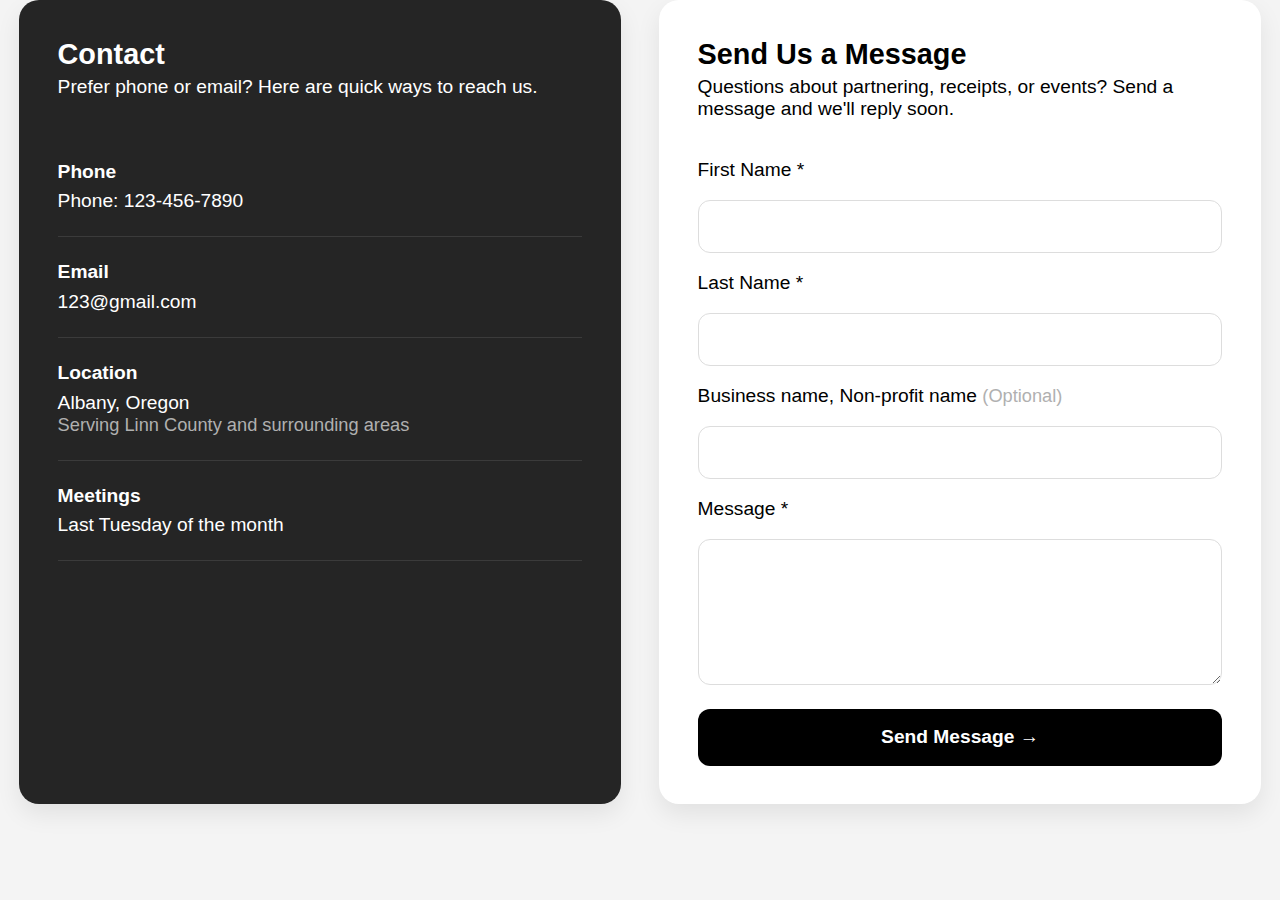
<file: contact.html>
<!DOCTYPE html>
<html lang="en">
<head>
    <meta charset="UTF-8">
    <meta name="viewport" content="width=device-width, initial-scale=1.0">
    <link rel="stylesheet" href="contact.css">
    <title>contact</title>
</head>
<body>
    <div id="hero">
    <!-- Contact section -->
    <section id="contact-section">
        <div class="grid-box">

            <!-- Contact Info -->
            <div id="contact-info-card">
                <h2>Contact</h2>
                <p class="contact-sub">Prefer phone or email? Here are quick ways to reach us.</p>

                <div class="contact-block">
                    <h4>Phone</h4>
                    <p>Phone: 123-456-7890</p>
                </div>

                <div class="contact-block">
                    <h4>Email</h4>
                    <p class="contact-primary">123@gmail.com</p>
                </div>

                <div class="contact-block">
                    <h4>Location</h4>
                    <p>Albany, Oregon</p>
                    <p class="contact-muted">Serving Linn County and surrounding areas</p>
                </div>

                <div class="contact-block">
                    <h4>Meetings</h4>
                    <p>Last Tuesday of the month</p>
                </div>
            </div>

            <!-- Contact Form -->
            <div id="contact-form-card">
                <h2>Send Us a Message</h2>
                <p>Questions about partnering, receipts, or events? Send a message and we'll reply soon.</p>

                <form id="contact-form" method="POST" autocomplete="off">
                    <div class="form-group">
                        <label for="first-name">First Name *</label>
                        <input id="first-name" name="first-name" type="text" required>
                    </div>

                    <div class="form-group">
                        <label for="last-name">Last Name *</label>
                        <input id="last-name" name="last-name" type="text" required>
                    </div>

                    <div class="form-group">
                        <label for="company">Business name, Non-profit name <span class="contact-muted">(Optional)</span></label>
                        <input id="company" name="company" type="text">
                    </div>

                    <div class="form-group">
                        <label for="message">Message *</label>
                        <textarea id="message" name="message" rows="5" required></textarea>
                    </div>

                    <button id="form-submit-button" type="submit">
                        Send Message →
                    </button>
                </form>
            </div>

        </div>
    </section>
    </div>
</body>
</html>
</file>
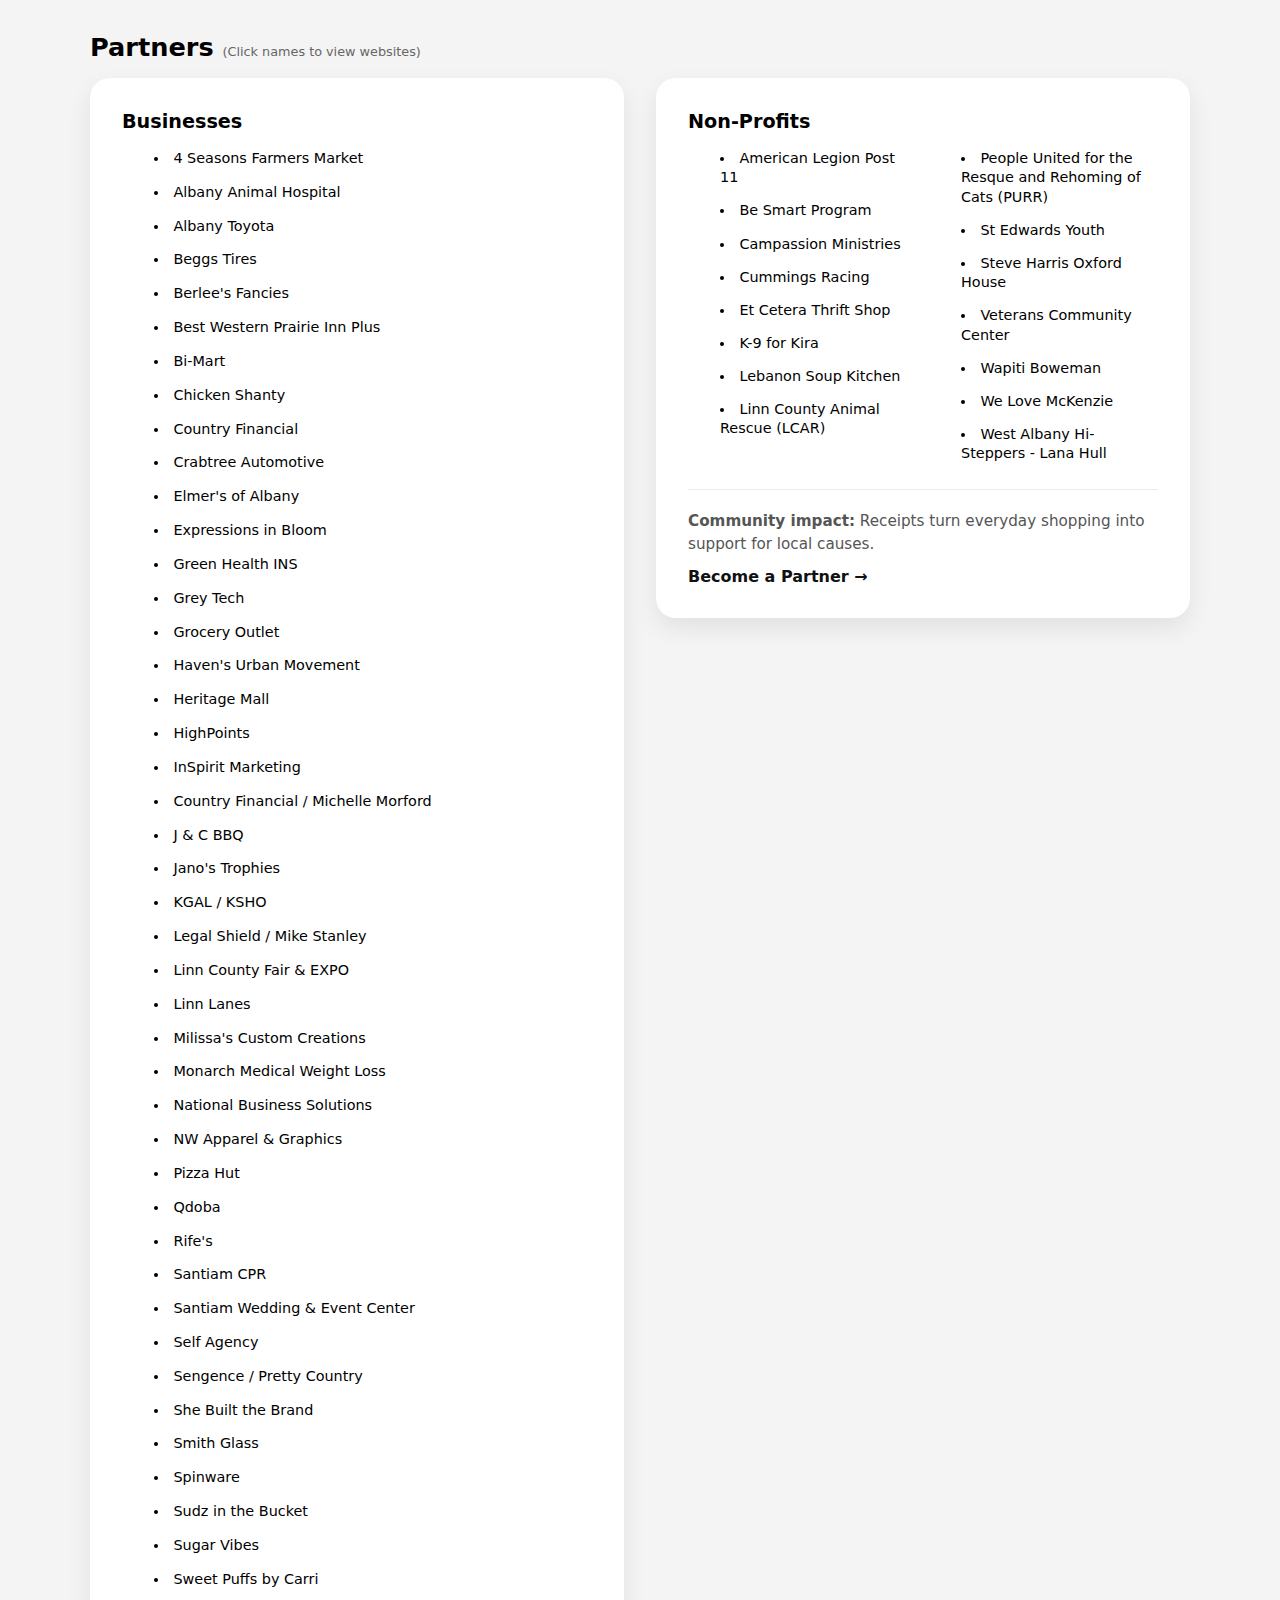
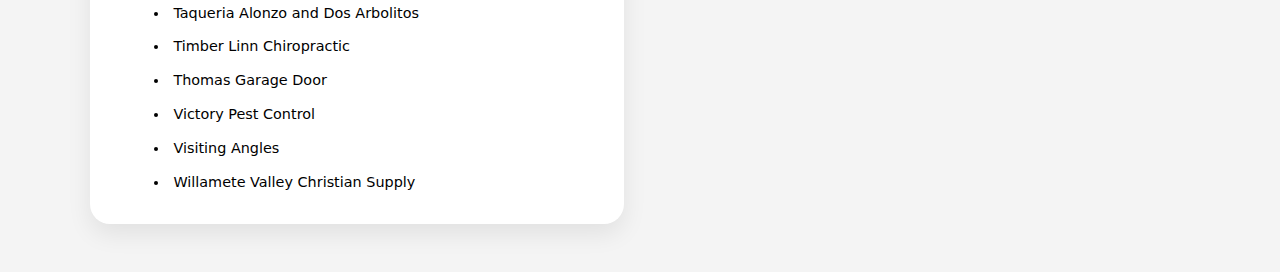
<file: gpt.html>
<!DOCTYPE html>
<html lang="en">
<head>
  <meta charset="UTF-8" />
  <meta name="viewport" content="width=device-width, initial-scale=1.0" />
  <title>Partners Mini Page</title>
  <style>
    * { margin: 0; padding: 0; }
    body { background: #f4f4f4; font-family: system-ui, Arial, sans-serif; }
    .wrap { max-width: 1100px; margin: 0 auto; padding: 0 1rem; }

    .grid-box { display: grid; grid-template-columns: repeat(12, 1fr); }

    /* Your header pill */
    #partners-h2 {
      margin: 2rem 0 1rem 0;
      grid-column: 1 / -1;
      font-size: 1.6rem;
      font-weight: 800;
    }
    #partners-hint { font-size: 0.8rem; font-weight: 400; color: #666; }

    /* Cards grid */
    #partners-grid-box {
      display: grid;
      grid-template-columns: 1fr;
      gap: 2rem;
      align-items: start; /* prevents stretch weirdness */
      margin-bottom: 3rem;
    }
    @media (min-width: 768px) {
      #partners-grid-box { grid-template-columns: repeat(2, 1fr); }
    }

    .partners-card {
      padding: 2rem;
      border-radius: 20px;
      box-shadow: 0 10px 25px rgba(0,0,0,0.08);
      background: #fff;
      align-self: start;
    }

    .partners-card h3 {
      font-size: 1.2rem;
      margin-bottom: 0.75rem;
    }

    /* Default list (Businesses stays as your flex list) */
    .partners-list {
      display: flex;
      flex-direction: column;
      gap: 0.9rem;
      margin-top: 1rem;
      padding-left: 1.25rem;
    }
    .partners-list > li {
      font-size: 0.9rem;
      list-style: inside;
      padding-left: 0.75rem;
      line-height: 1.35;
    }

    /* ⭐ The "layout idea" – make Non-Profits denser + add footer */
    @media (min-width: 768px) {
      .partners-list--cols {
        display: block;             /* columns + flex do NOT mix */
        column-count: 2;
        column-gap: 2rem;
        padding-left: 1.25rem;
        margin-top: 1rem;
      }
      .partners-list--cols > li {
        break-inside: avoid;
        margin: 0 0 0.85rem 0;
        padding-left: 0.75rem;
        list-style: inside;
        font-size: 0.9rem;
      }
    }

    .partners-card-footer {
      margin-top: 1.5rem;
      padding-top: 1.25rem;
      border-top: 1px solid rgba(0,0,0,0.08);
    }
    .partners-stat {
      color: #555;
      line-height: 1.5;
      font-size: 0.95rem;
      margin-bottom: 0.75rem;
    }
    .partners-link {
      display: inline-block;
      text-decoration: none;
      font-weight: 800;
      color: #111;
    }
    .partners-link:hover { text-decoration: underline; }
  </style>
</head>

<body>
  <div class="wrap">
    <section>
      <div class="grid-box">
        <h2 id="partners-h2">
          Partners <span id="partners-hint">(Click names to view websites)</span>
        </h2>
      </div>

      <div id="partners-grid-box">
        <div class="partners-card">
          <h3>Businesses</h3>
          <ul class="partners-list">
            <li>4 Seasons Farmers Market</li>
            <li>Albany Animal Hospital</li>
            <li>Albany Toyota</li>
            <li>Beggs Tires</li>
            <li>Berlee's Fancies</li>
            <li>Best Western Prairie Inn Plus</li>
            <li>Bi-Mart</li>
            <li>Chicken Shanty</li>
            <li>Country Financial</li>
            <li>Crabtree Automotive</li>
            <li>Elmer's of Albany</li>
            <li>Expressions in Bloom</li>
            <li>Green Health INS</li>
            <li>Grey Tech</li>
            <li>Grocery Outlet</li>
            <li>Haven's Urban Movement</li>
            <li>Heritage Mall</li>
            <li>HighPoints</li>
            <li>InSpirit Marketing</li>
            <li>Country Financial / Michelle Morford</li>
            <li>J &amp; C BBQ</li>
            <li>Jano's Trophies</li>
            <li>KGAL / KSHO</li>
            <li>Legal Shield / Mike Stanley</li>
            <li>Linn County Fair &amp; EXPO</li>
            <li>Linn Lanes</li>
            <li>Milissa's Custom Creations</li>
            <li>Monarch Medical Weight Loss</li>
            <li>National Business Solutions</li>
            <li>NW Apparel &amp; Graphics</li>
            <li>Pizza Hut</li>
            <li>Qdoba</li>
            <li>Rife's</li>
            <li>Santiam CPR</li>
            <li>Santiam Wedding &amp; Event Center</li>
            <li>Self Agency</li>
            <li>Sengence / Pretty Country</li>
            <li>She Built the Brand</li>
            <li>Smith Glass</li>
            <li>Spinware</li>
            <li>Sudz in the Bucket</li>
            <li>Sugar Vibes</li>
            <li>Sweet Puffs by Carri</li>
            <li>Taqueria Alonzo and Dos Arbolitos</li>
            <li>Timber Linn Chiropractic</li>
            <li>Thomas Garage Door</li>
            <li>Victory Pest Control</li>
            <li>Visiting Angles</li>
            <li>Willamete Valley Christian Supply</li>
          </ul>
        </div>

        <div class="partners-card">
          <h3>Non-Profits</h3>

          <!-- ✅ Add the modifier class here -->
          <ul class="partners-list partners-list--cols">
            <li>American Legion Post 11</li>
            <li>Be Smart Program</li>
            <li>Campassion Ministries</li>
            <li>Cummings Racing</li>
            <li>Et Cetera Thrift Shop</li>
            <li>K-9 for Kira</li>
            <li>Lebanon Soup Kitchen</li>
            <li>Linn County Animal Rescue (LCAR)</li>
            <li>People United for the Resque and Rehoming of Cats (PURR)</li>
            <li>St Edwards Youth</li>
            <li>Steve Harris Oxford House</li>
            <li>Veterans Community Center</li>
            <li>Wapiti Boweman</li>
            <li>We Love McKenzie</li>
            <li>West Albany Hi-Steppers - Lana Hull</li>
          </ul>

          <!-- ✅ This footer fills the "dead space" nicely -->
          <div class="partners-card-footer">
            <p class="partners-stat">
              <strong>Community impact:</strong> Receipts turn everyday shopping into support for local causes.
            </p>
            <a class="partners-link" href="#partner-with-us">Become a Partner →</a>
          </div>
        </div>
      </div>
    </section>
  </div>
</body>
</html>
</file>
<file: contact.css>
* { margin: 0px; padding: 0px; }
body { margin: 0px; padding: 0px; background-color: #f4f4f4;}

#hero {
    max-width: 1440px;
    margin: 0px auto;

    /* Page padding */
    padding: 0px 1rem;
}

:root { font-size: 16px; font-family: sans-serif; }

@media (min-width: 375px) { :root { font-size: 16.8px; } }  /* 16 * 1.05 */
@media (min-width: 425px) { :root { font-size: 17.6px; } }  /* 16 * 1.10 */
@media (min-width: 768px) { :root { font-size: 18.4px; } }  /* 16 * 1.15 */
@media (min-width: 1024px){ :root { font-size: 19.2px; } }  /* 16 * 1.20 */
@media (min-width: 1440px){ :root { font-size: 20px;   } }  /* 16 * 1.25 */
@media (min-width: 1920px){ :root { font-size: 20.8px; } }  /* 16 * 1.30 */

.grid-box {
    display: grid;
    grid-template-columns: repeat(12, 1fr);
    gap: 2rem;
}

/* Contact form */

#contact-section {
    margin: 0px auto;
}

#contact-form-card {
    padding: 2rem;
    background-color: rgb(255, 255, 255);
    border-radius: 20px;
    box-shadow: 0 10px 25px rgba(0,0,0,0.08);
}

#contact-form-card > h2 {
    margin-bottom: 0.25rem;
}

#contact-form-card > p {
    margin-bottom: 2rem;
}

.form-group {
    display: flex;
    flex-direction: column;
}

input,
textarea {
    padding: 0.75rem;
    border-radius: 12px;
    border: 1px solid #ddd;
    font-size: 1rem;
    margin: 1rem 0rem;
}

#form-submit-button {
    margin-top: 0.25rem;
    padding: 0.9rem 1rem;
    border-radius: 12px;
    border: none;
    width: 100%;

    background: #000;
    color: #fff;
    font-size: 1rem;
    font-weight: 800;

    transition: transform 180ms ease, box-shadow 180ms ease;
}

#form-submit-button:hover {
    cursor: pointer;
    transform: translateY(-2px);
    box-shadow: 0 8px 20px rgba(0,0,0,0.25);
}

/* contact-info-card */

#contact-form-card,
#contact-info-card {
    background-color: white;
    grid-column: 1 / -1;
    gap: 2rem;
}

/* DESKTOP — split 50/50 */
@media (min-width: 768px) {
    #contact-form-card {
        grid-column: 7 / 13;   /* left 6 columns */
    }

    #contact-info-card {
        grid-column: 1 / 7;  /* right 6 columns */
    }
}

#contact-info-card {
    color: white;
    padding: 2rem;
    background-color: #252525;
    border-radius: 20px;
    box-shadow: 0 10px 25px rgba(0,0,0,0.08);
}

#contact-info-card > h2 {
    margin-bottom: 0.25rem;
}

#contact-info-card > p {
    margin-bottom: 2rem;
}

.contact-block {
    padding: 1.25rem 0;
    border-bottom: 1px solid rgba(255, 255, 255, 0.1);
}

.contact-block h4 {
    margin-bottom: 0.4rem;
    font-weight: 600;
}

.contact-muted {
    color: #b0b0b0;
    font-size: 0.95rem;
}
</file>
